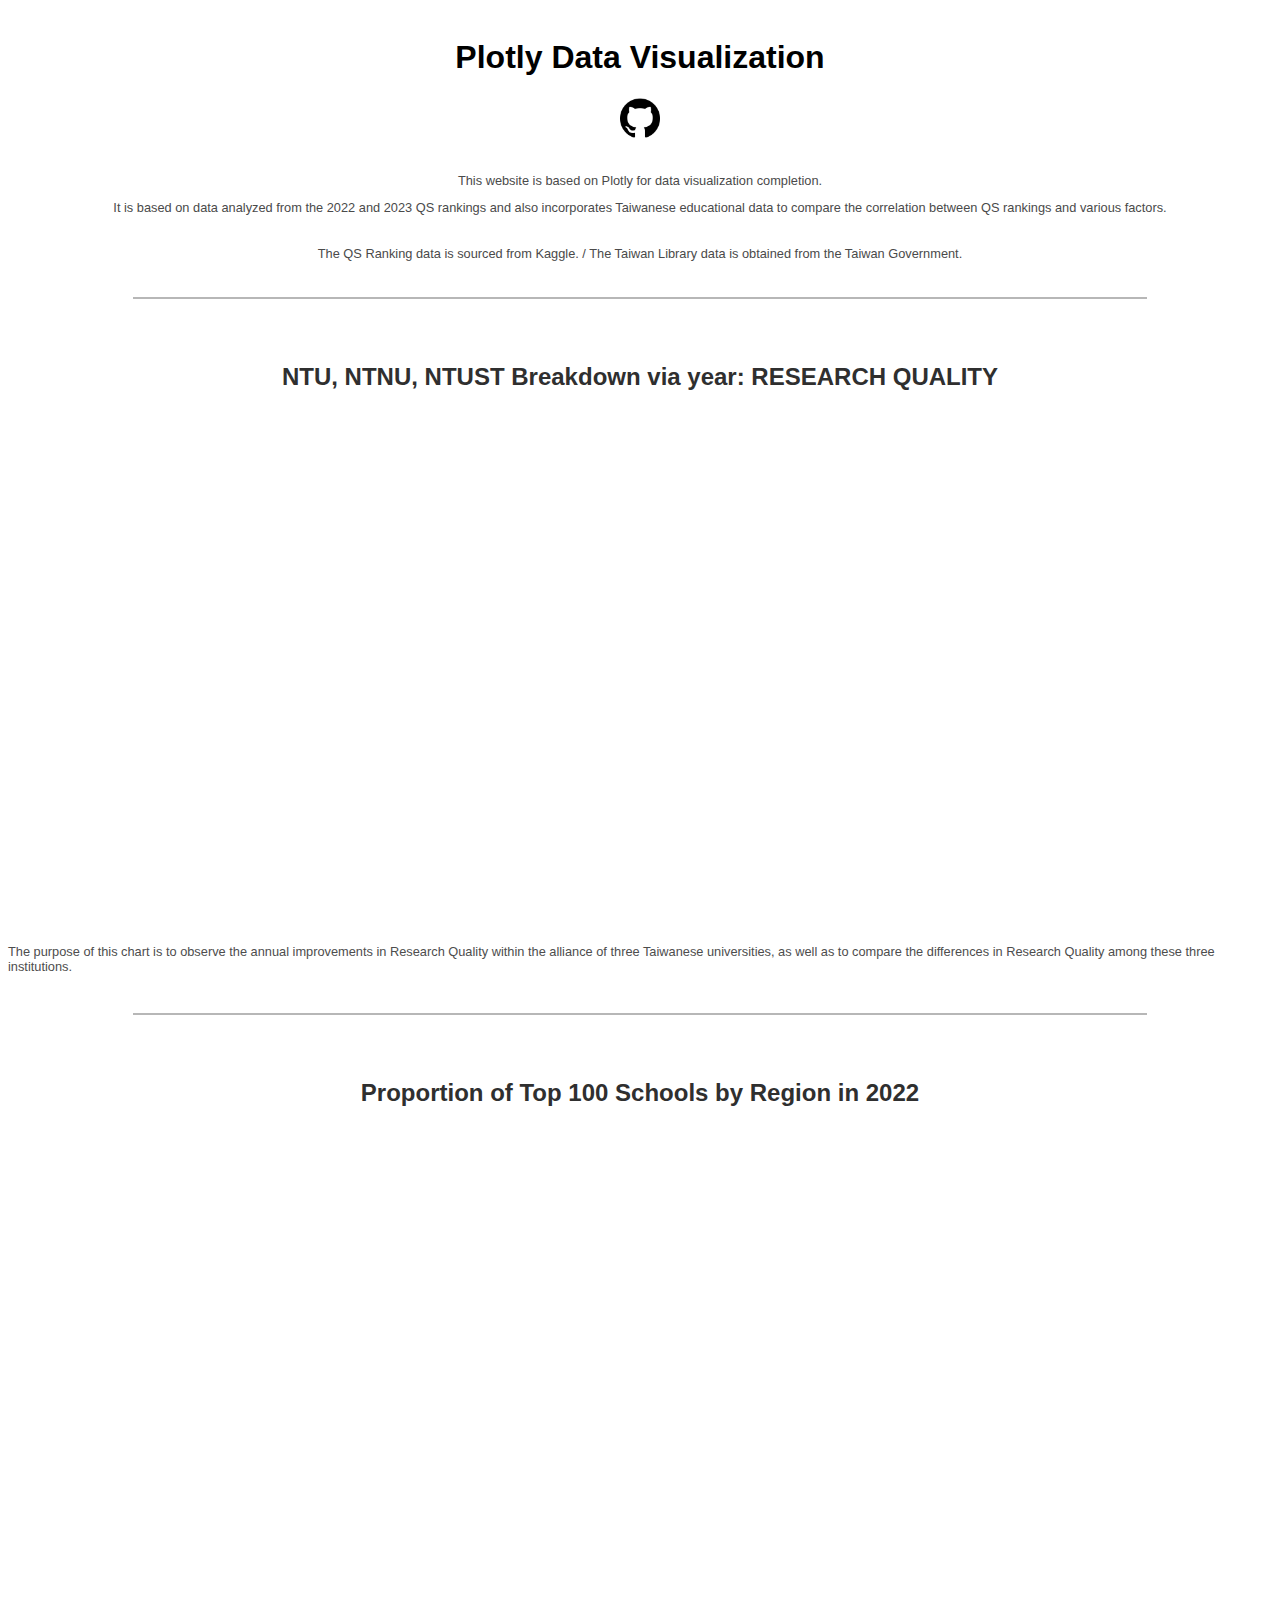
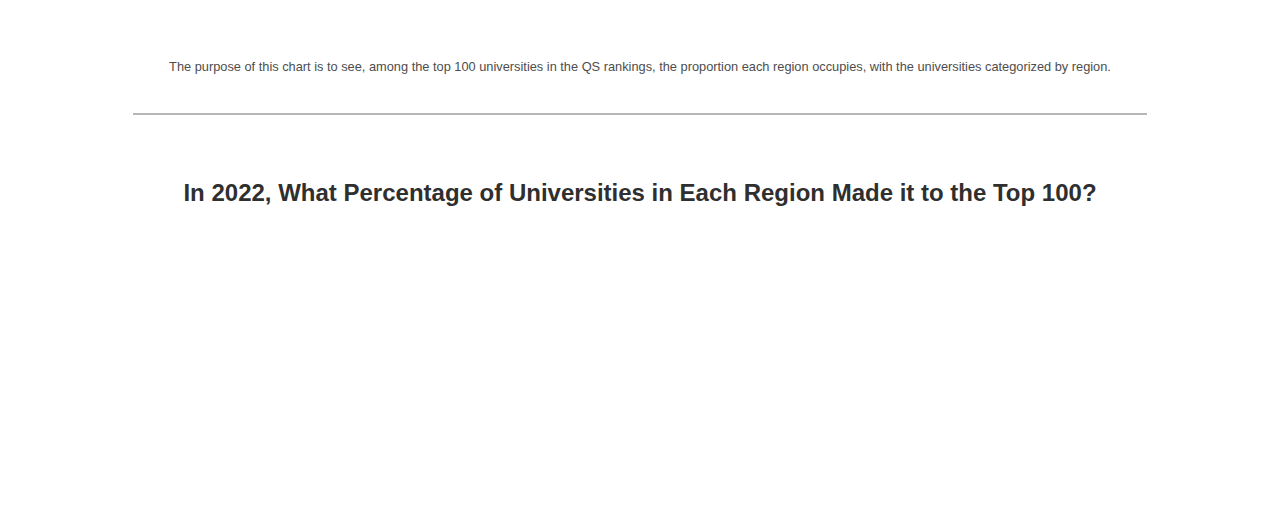
<file: index.html>
<!DOCTYPE html>
<html>
<head>
    <meta http-equiv="refresh" content="0; url=LATIA_HW4/index.html">
    <title>Redirecting</title>
</head>
<body>
    <p>If you are not redirected, <a href="LATIA_HW4/index.html">click here</a>.</p>
</body>
</html>
</file>
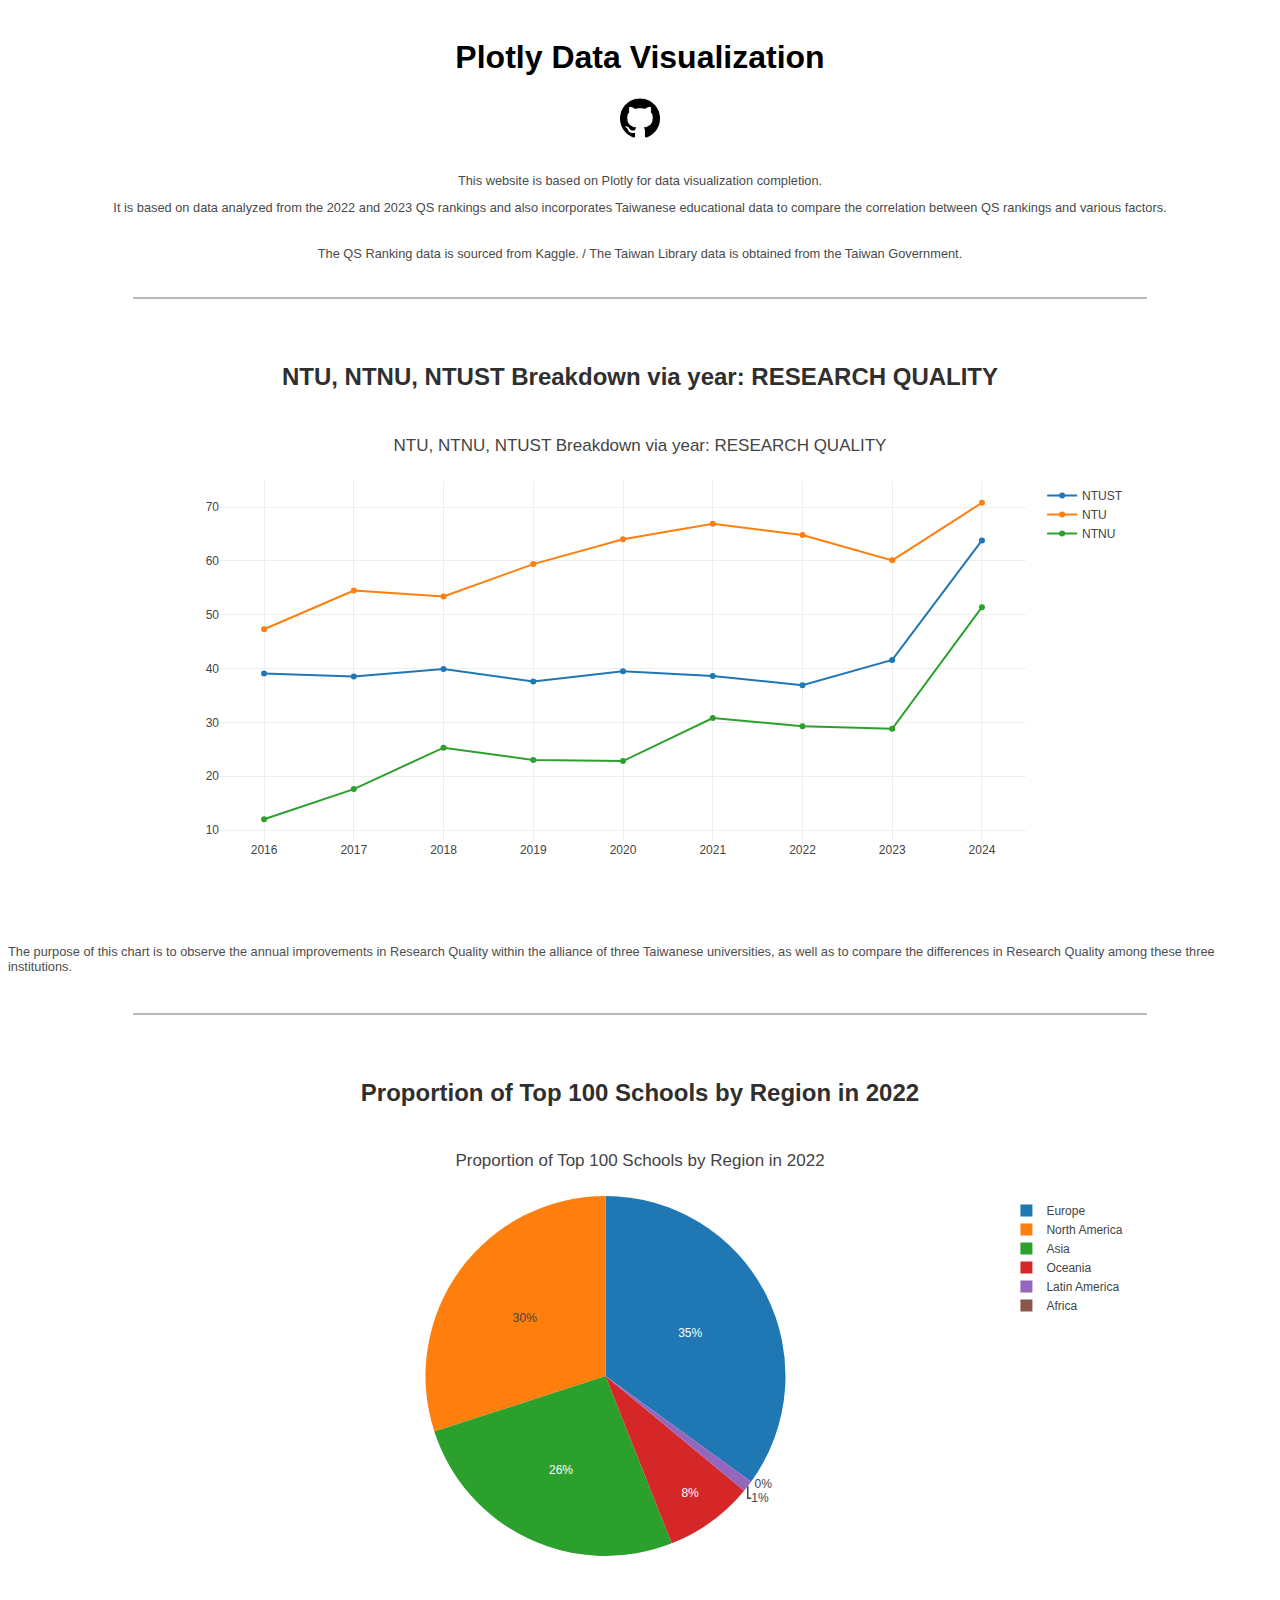
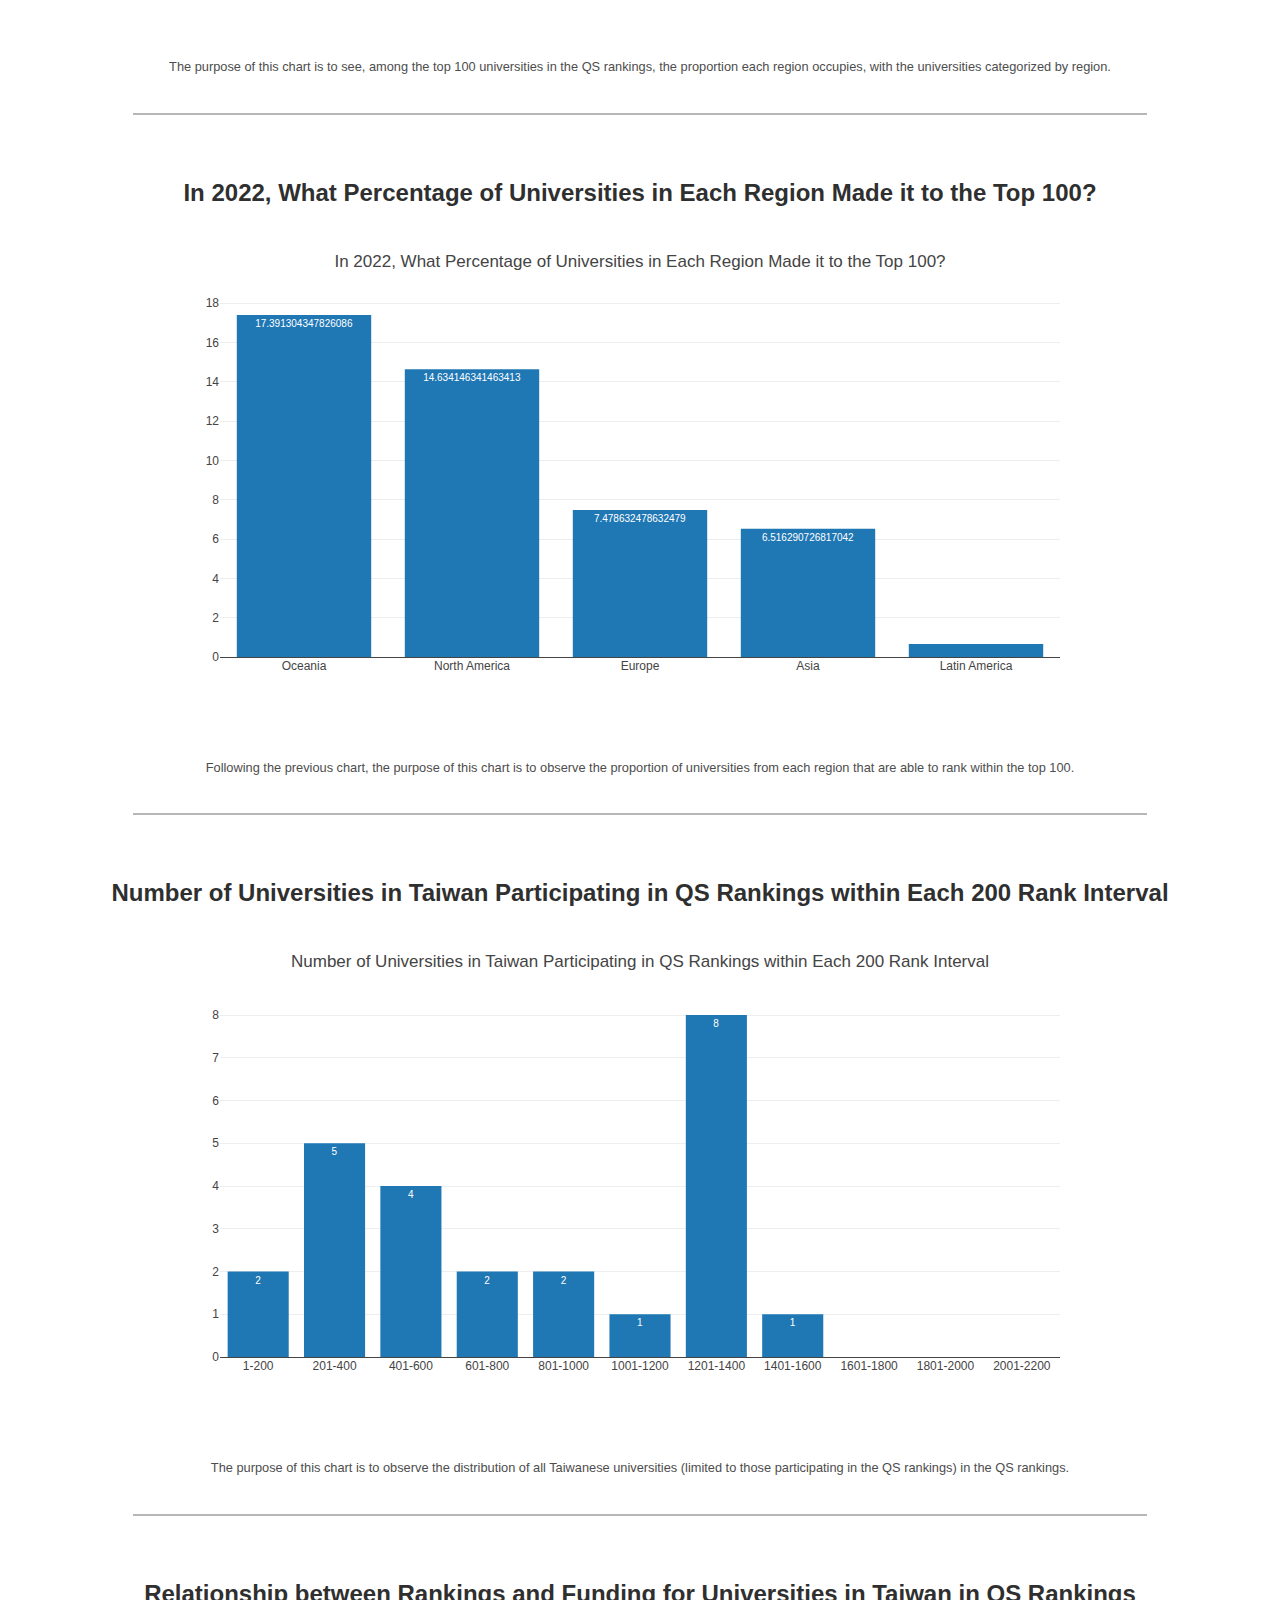
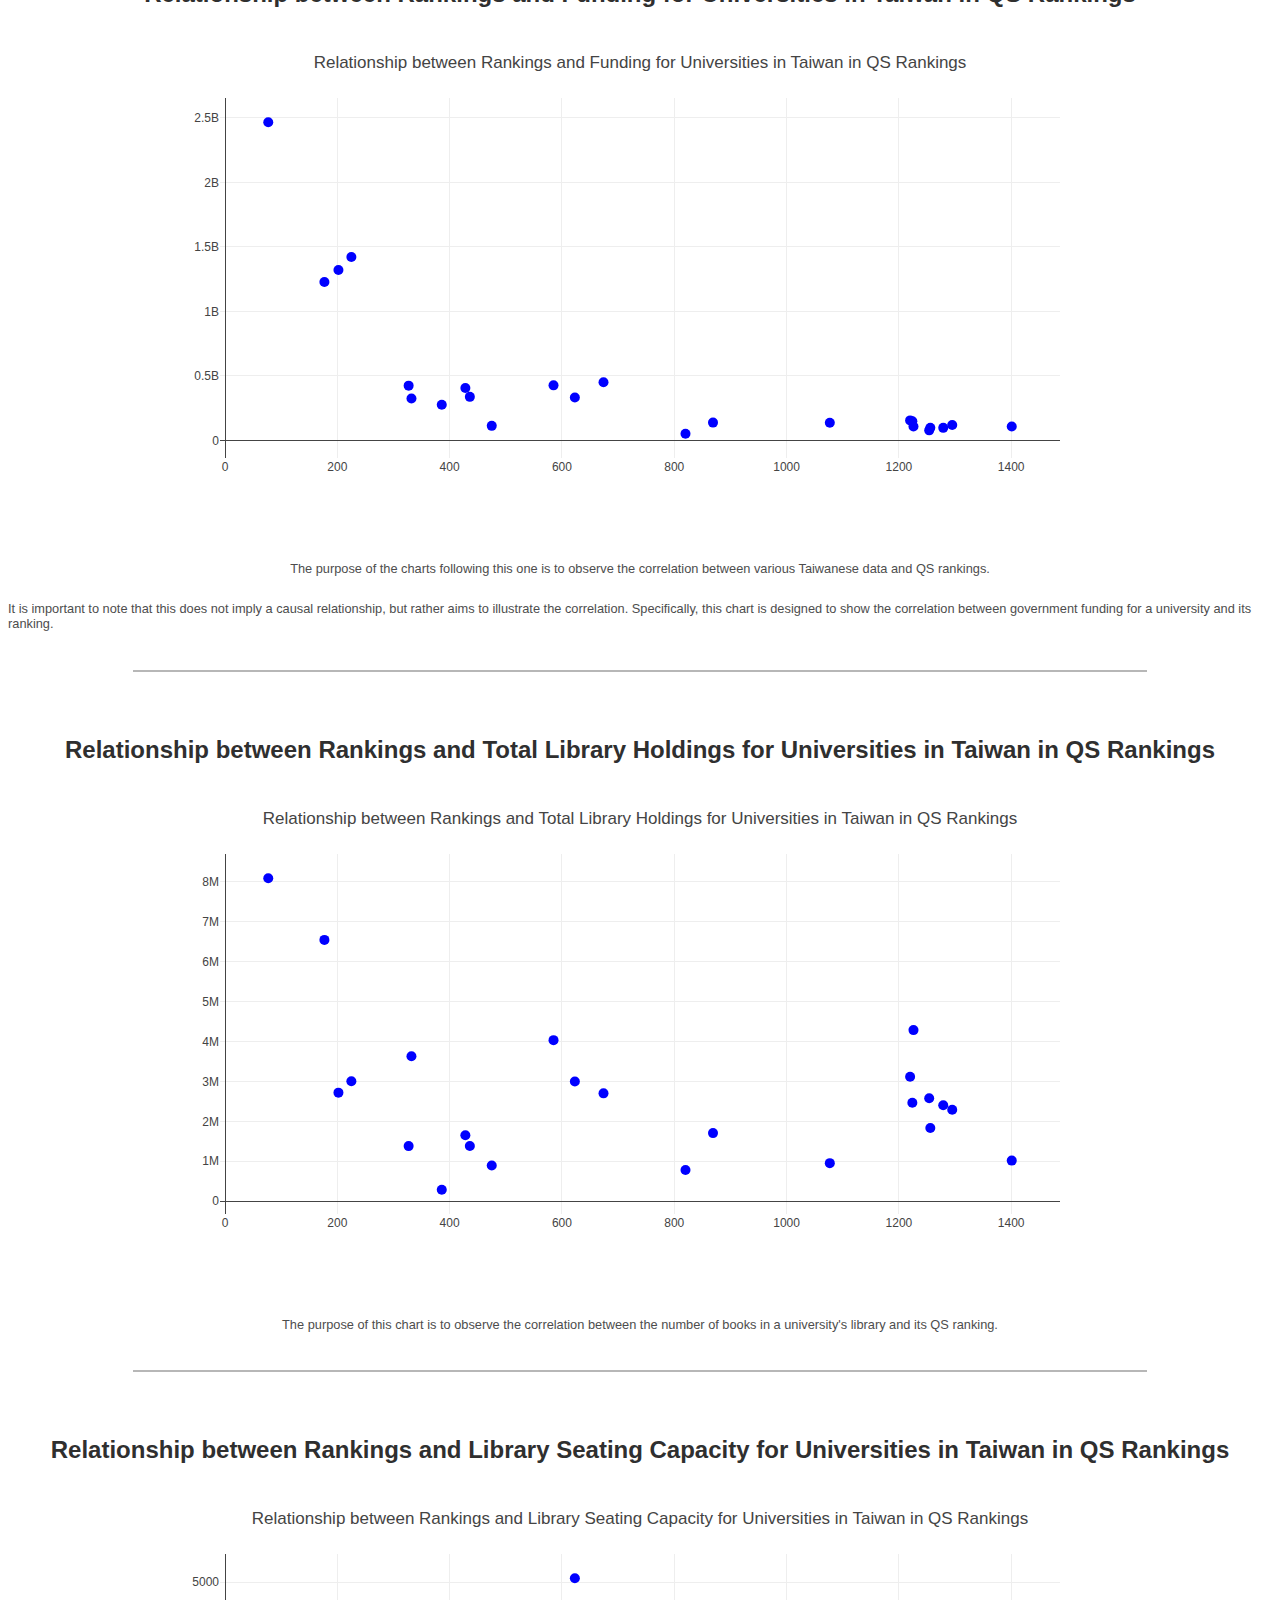
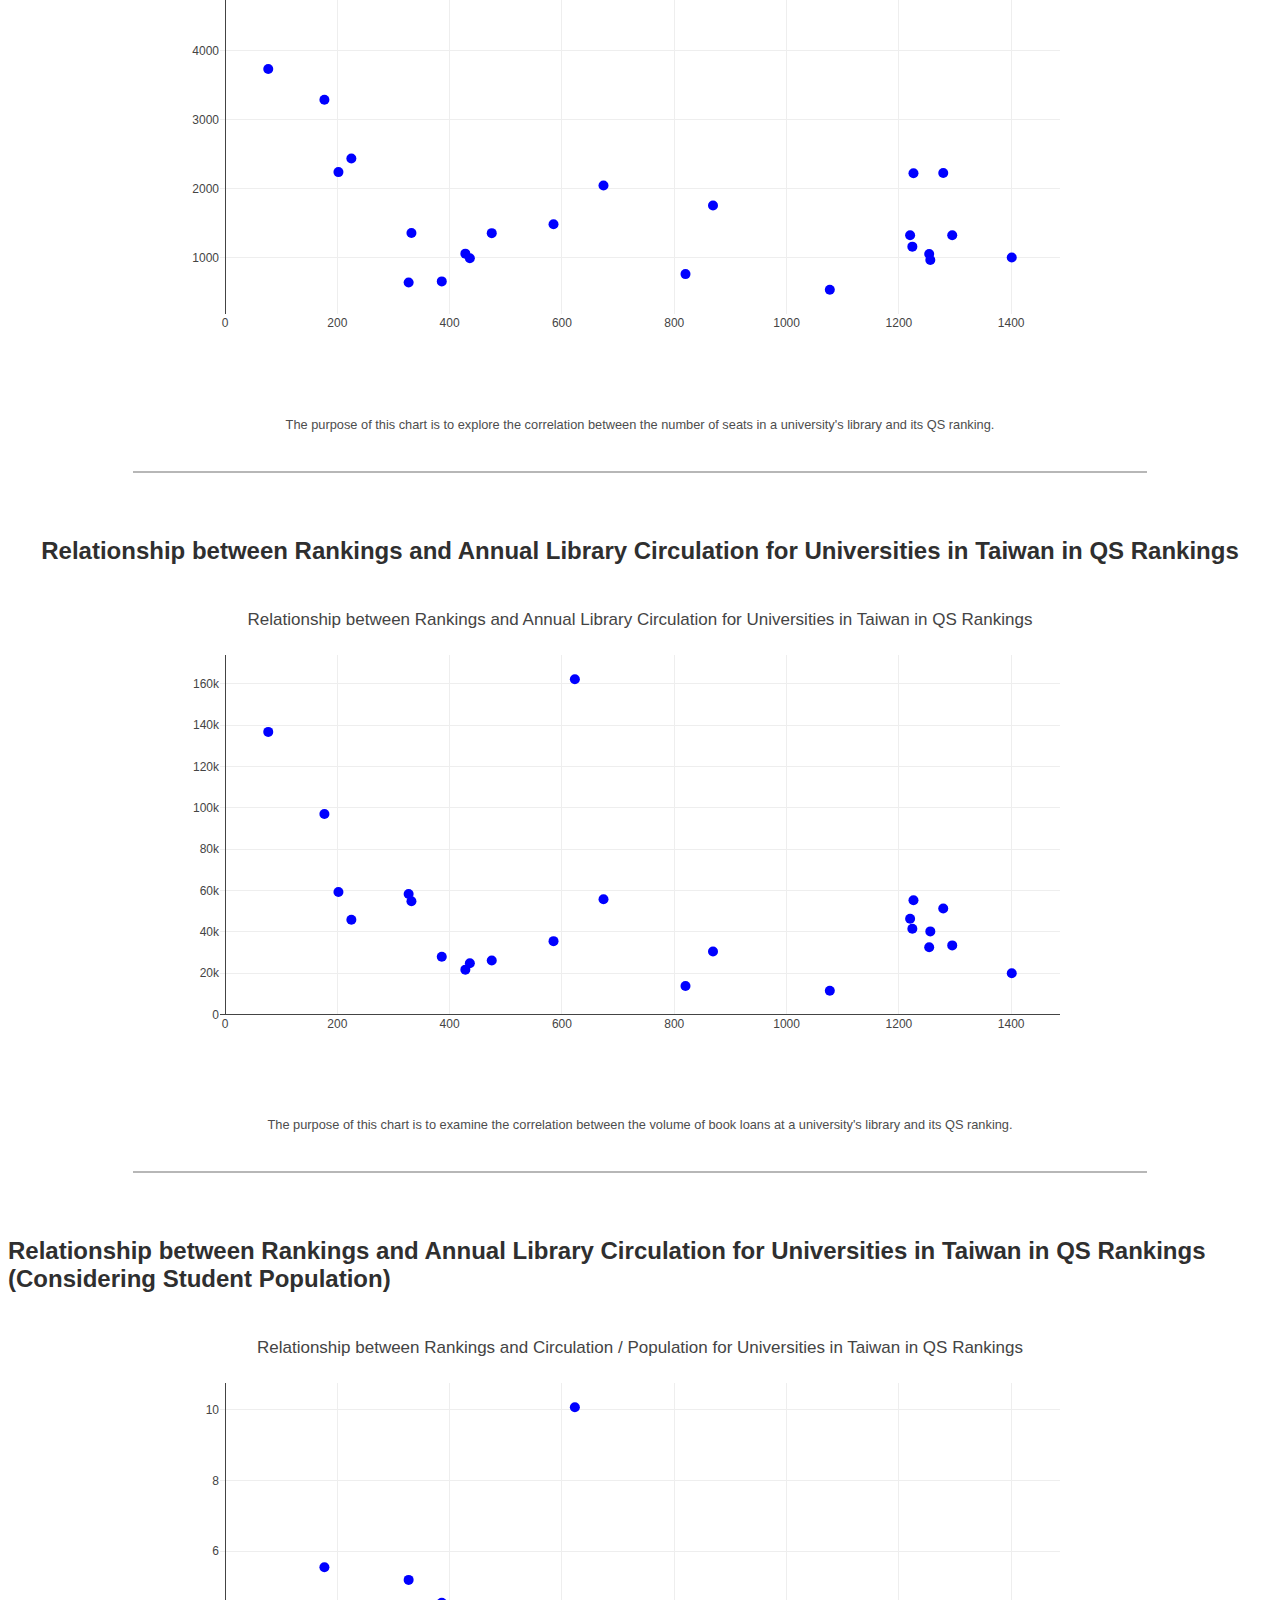
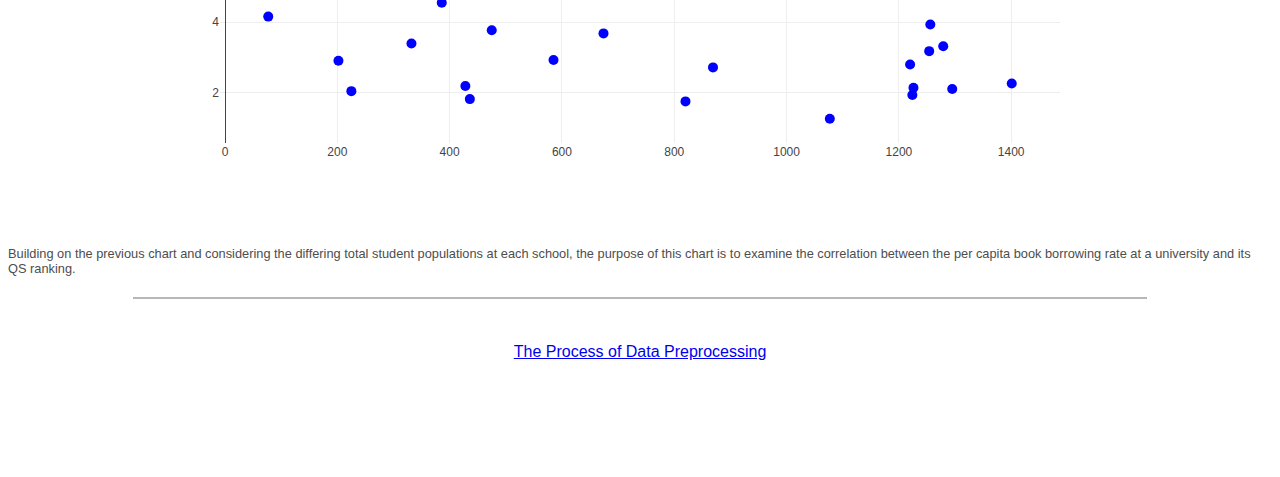
<file: LATIA_HW4/index.html>
<!DOCTYPE html>
<html>
    <head>
        <meta charset="utf-8">
        <meta http-equiv="X-UA-Compatible" content="IE=edge">
        <title></title>
        <meta name="description" content="">
        <meta name="viewport" content="width=device-width, initial-scale=1">
        <link rel="stylesheet" href="style.css">
    </head>
    <body class="flex-container">
        <div class="text-container">
            <h1>Plotly Data Visualization</h1>
            <a href="https://github.com/knyliu/LATIA112-1/tree/main/LATIA_HW4" target="_blank">
                <img src="github.png" class="logo" width="40" height="40">
            </a>
            <br>
            <br>
            <p>This website is based on Plotly for data visualization completion.</p>
            <p>It is based on data analyzed from the 2022 and 2023 QS rankings and also incorporates Taiwanese educational data to compare the correlation between QS rankings and various factors.</p>
            <br>
            <p>The QS Ranking data is sourced from Kaggle. / The Taiwan Library data is obtained from the Taiwan Government.</p>
        </div>

        <br>
        <hr style="border: 0.75px solid; color: rgb(183, 183, 183); width: 80%;"/>
        <br>
        <br>
        <h2>NTU, NTNU, NTUST Breakdown via year: RESEARCH QUALITY</h2>
        <div id="myGraph"></div>
        <p>The purpose of this chart is to observe the annual improvements in Research Quality within the alliance of three Taiwanese universities, as well as to compare the differences in Research Quality among these three institutions.</p>
        <br>
        <hr style="border: 0.75px solid; color: rgb(183, 183, 183); width: 80%;"/>
        <br>
        <br>
        <h2>Proportion of Top 100 Schools by Region in 2022</h2>
        <div id="myGraph2"></div>
        <p>The purpose of this chart is to see, among the top 100 universities in the QS rankings, the proportion each region occupies, with the universities categorized by region.</p>
        <br>
        <hr style="border: 0.75px solid; color: rgb(183, 183, 183); width: 80%;"/>
        <br>
        <br>
        <h2>In 2022, What Percentage of Universities in Each Region Made it to the Top 100?</h2>
        <div id="myGraph3"></div>
        <p>Following the previous chart, the purpose of this chart is to observe the proportion of universities from each region that are able to rank within the top 100.</p>
        <br>
        <hr style="border: 0.75px solid; color: rgb(183, 183, 183); width: 80%;"/>
        <br>
        <br>
        <h2>Number of Universities in Taiwan Participating in QS Rankings within Each 200 Rank Interval</h2>
        <div id="myGraph4"></div>
        <p>The purpose of this chart is to observe the distribution of all Taiwanese universities (limited to those participating in the QS rankings) in the QS rankings.</p>
        <br>
        <hr style="border: 0.75px solid; color: rgb(183, 183, 183); width: 80%;"/>
        <br>
        <br>
        <h2>Relationship between Rankings and Funding for Universities in Taiwan in QS Rankings</h2>
        <div id="myGraph5"></div>
        <p>The purpose of the charts following this one is to observe the correlation between various Taiwanese data and QS rankings. </p>
        <p> It is important to note that this does not imply a causal relationship, but rather aims to illustrate the correlation. Specifically, this chart is designed to show the correlation between government funding for a university and its ranking.</p>
        <br>
        <hr style="border: 0.75px solid; color: rgb(183, 183, 183); width: 80%;"/>
        <br>
        <br>
        <h2>Relationship between Rankings and Total Library Holdings for Universities in Taiwan in QS Rankings</h2>
        <div id="myGraph6"></div>
        <p>The purpose of this chart is to observe the correlation between the number of books in a university's library and its QS ranking.</p>
        <br>
        <hr style="border: 0.75px solid; color: rgb(183, 183, 183); width: 80%;"/>
        <br>
        <br>
        <h2>Relationship between Rankings and Library Seating Capacity for Universities in Taiwan in QS Rankings</h2>
        <div id="myGraph7"></div>
        <p>The purpose of this chart is to explore the correlation between the number of seats in a university's library and its QS ranking.</p>
        <br>
        <hr style="border: 0.75px solid; color: rgb(183, 183, 183); width: 80%;"/>
        <br>
        <br>
        <h2>Relationship between Rankings and Annual Library Circulation for Universities in Taiwan in QS Rankings</h2>
        <div id="myGraph8"></div>
        <p>The purpose of this chart is to examine the correlation between the volume of book loans at a university's library and its QS ranking.</p>
        <br>
        <hr style="border: 0.75px solid; color: rgb(183, 183, 183); width: 80%;"/>
        <br>
        <br>
        <h2>Relationship between Rankings and Annual Library Circulation for Universities in Taiwan in QS Rankings (Considering Student Population)</h2>
        <div id="myGraph9"></div>
        <p>Building on the previous chart and considering the differing total student populations at each school, the purpose of this chart is to examine the correlation between the per capita book borrowing rate at a university and its QS ranking.</p>

        <hr style="border: 0.75px solid; color: rgb(183, 183, 183); width: 80%;"/>
        <br>
        <br>

        <a href="https://github.com/knyliu/LATIA112-1/blob/main/LATIA_HW1/LATIA_HW1.ipynb" target="_blank">The Process of Data Preprocessing</a>
        <br>


        <br><br><br><br><br>

        <script src="https://cdn.plot.ly/plotly-2.24.1.min.js"></script>
        <script src="data.js"></script>
        <script src="main.js"></script>
    </body>
</html>
</file>
<file: LATIA_HW4/style.css>
.flex-container {
    display: flex;
    flex-direction: column;
    justify-content: center;
    align-items: center;
    height: auto;
}

#myGraph, #myGraph2, #myGraph3, #myGraph4, #myGraph5, #myGraph6, #myGraph7, #myGraph8, #myGraph9 {
    width: 1000px;
    height: 500px;
    margin: 10px;
}

body {
    font-family: -apple-system, BlinkMacSystemFont, sans-serif;
}

.text-container {
    text-align: center;
    flex: 2;
    padding: 10px;
    margin-right: 0px
}

.text-container h1 {
    text-align: center;
    font-weight: bold;
}

.text-container h6 {
  text-align: center;
  font-weight: bold;
  color: #4a4a4a;
}

.text-container h9 {
  text-align: center;
  font-weight: bold;
  color: #000dff;
}

.text-container p {
  text-align: center;
  margin-bottom: 0px;
  color: #4a4a4a;
}

h2 {
    color: #2f2f2f;
    font-size: 150%    
}

p {
    color: rgb(77, 77, 77);
    font-size:80%
}
</file>
